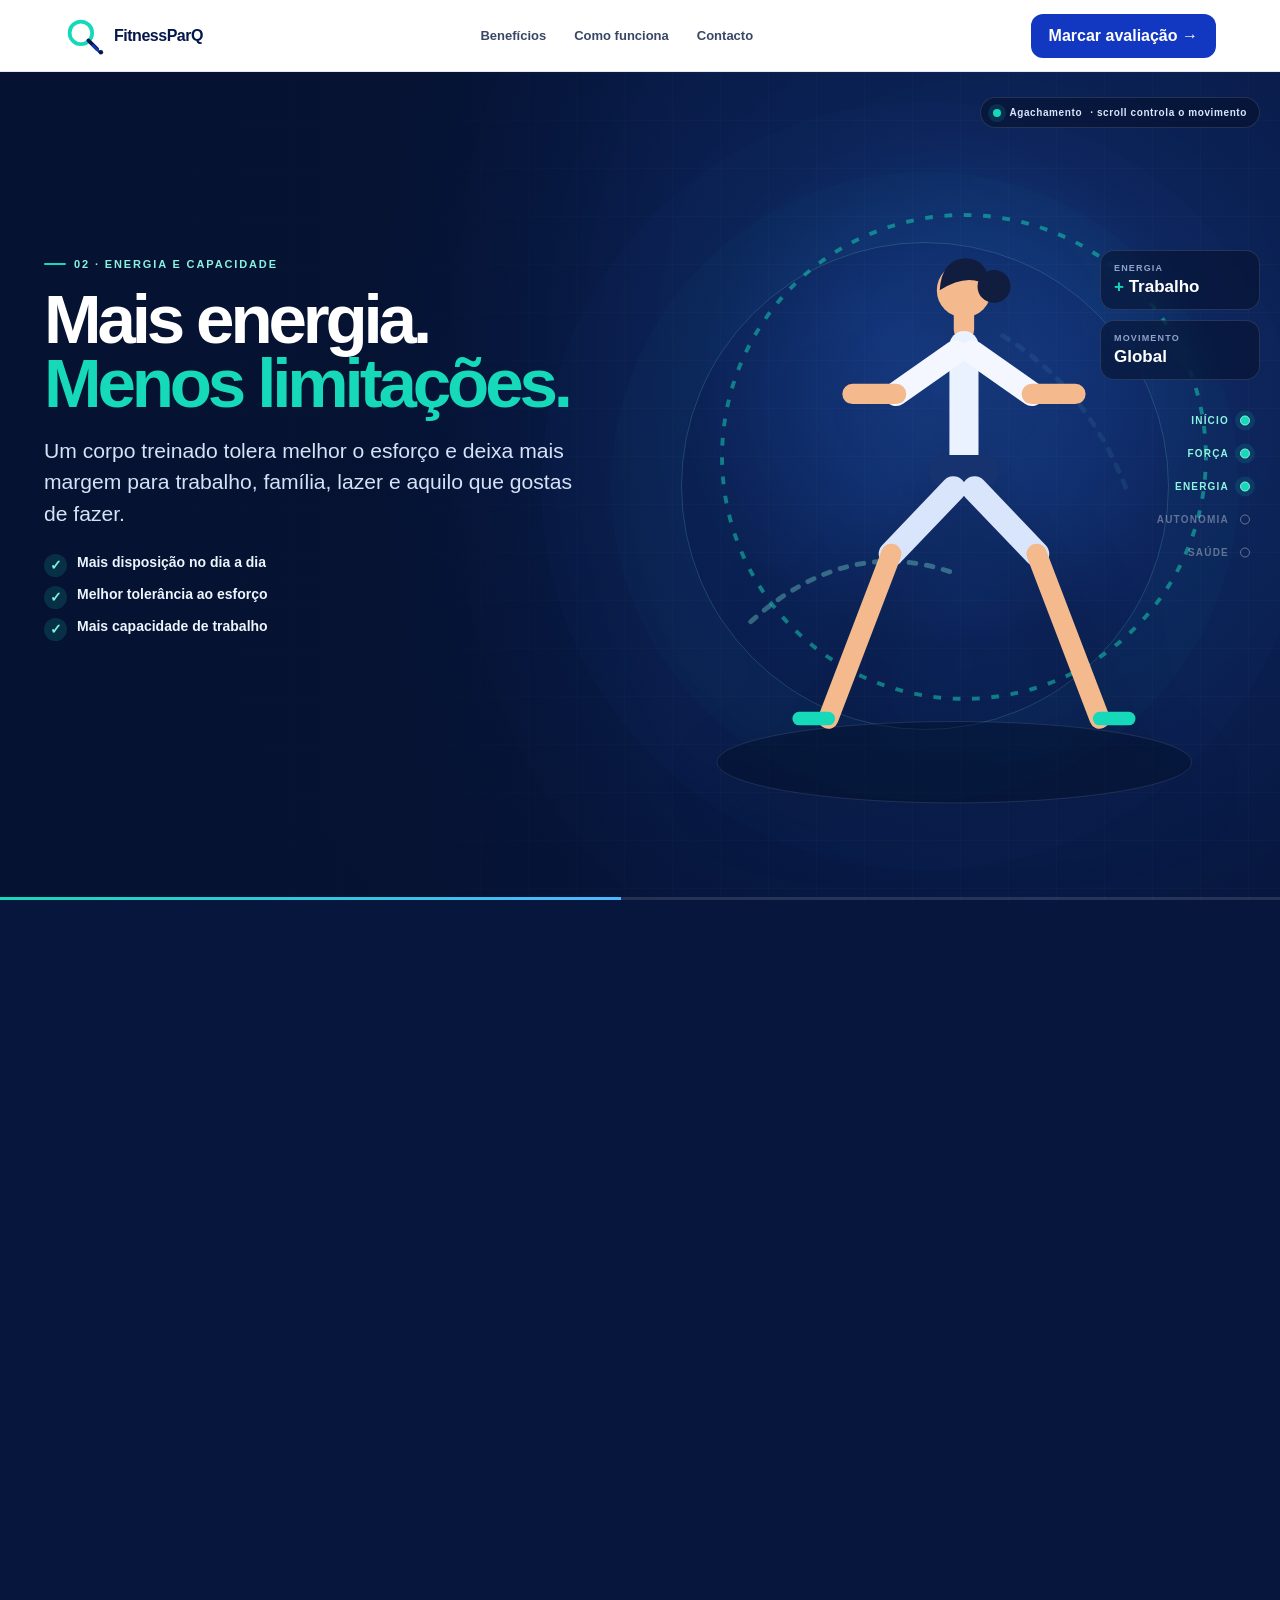
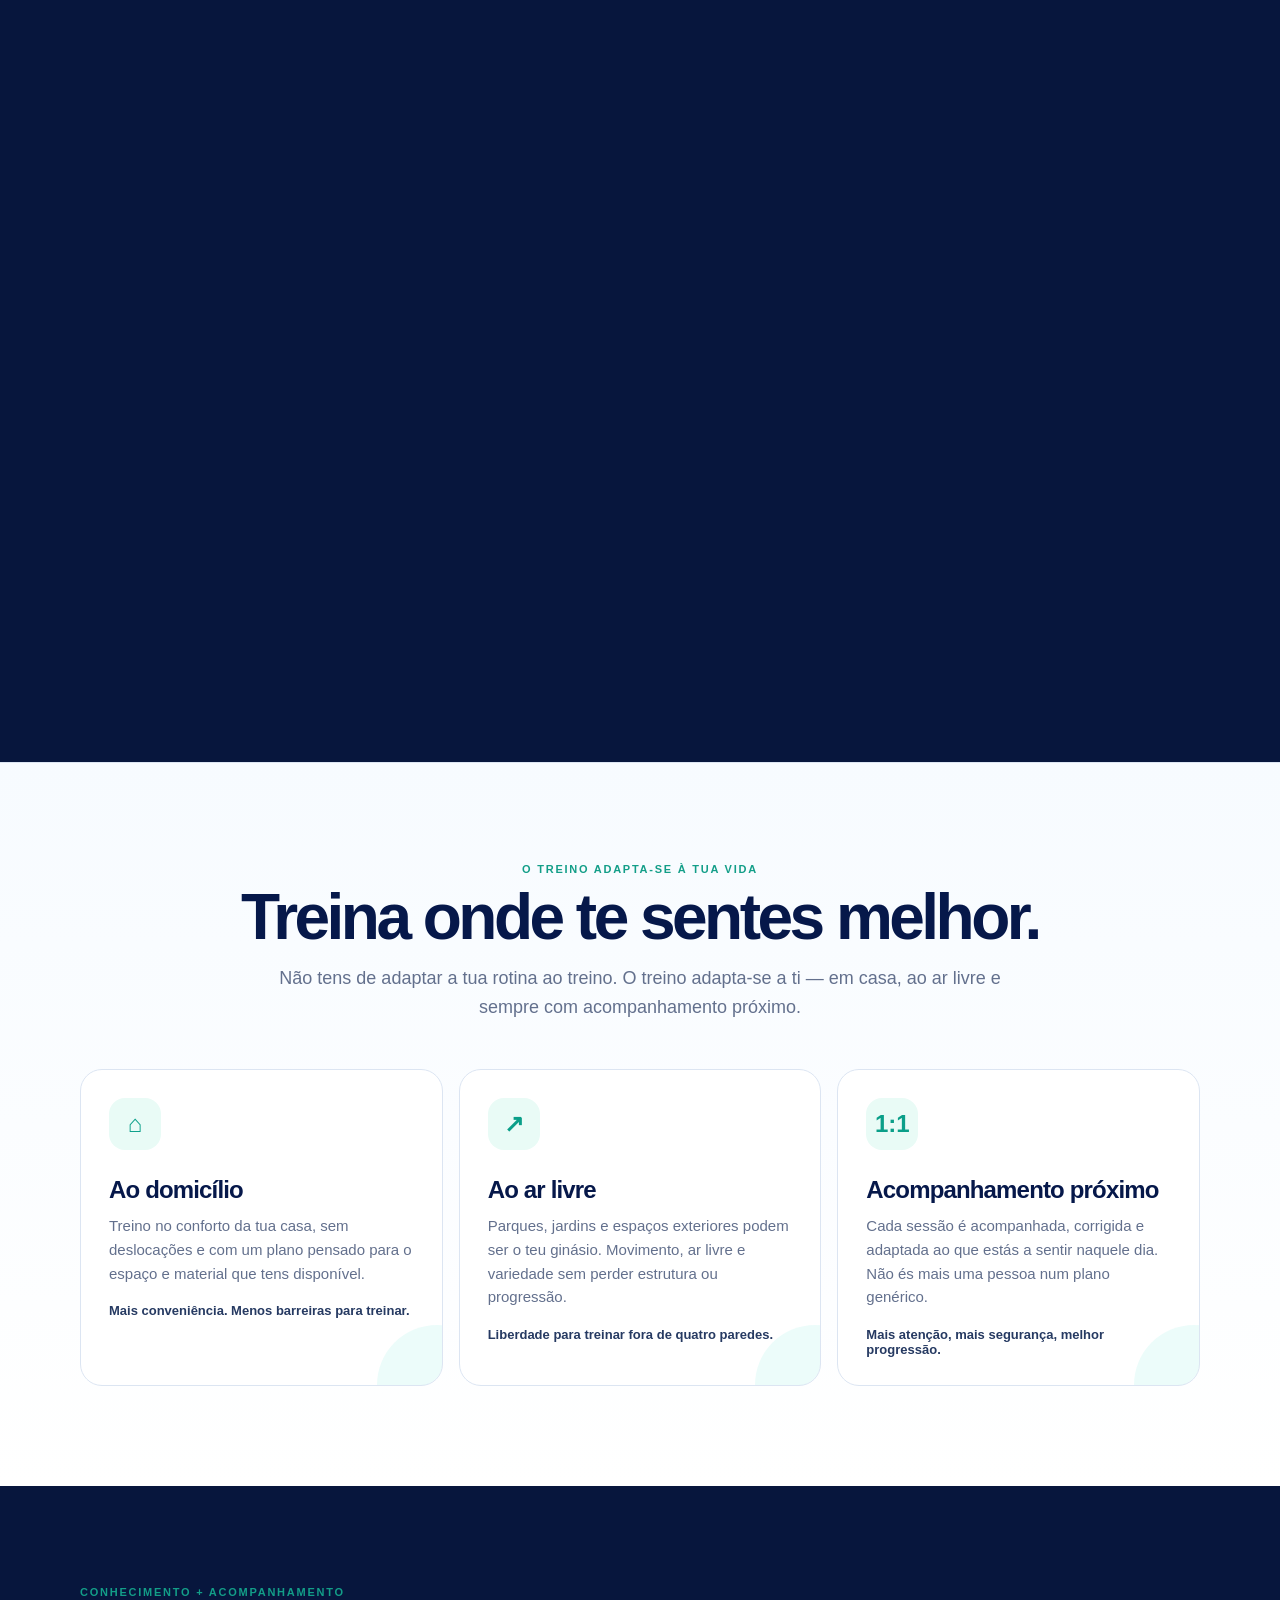
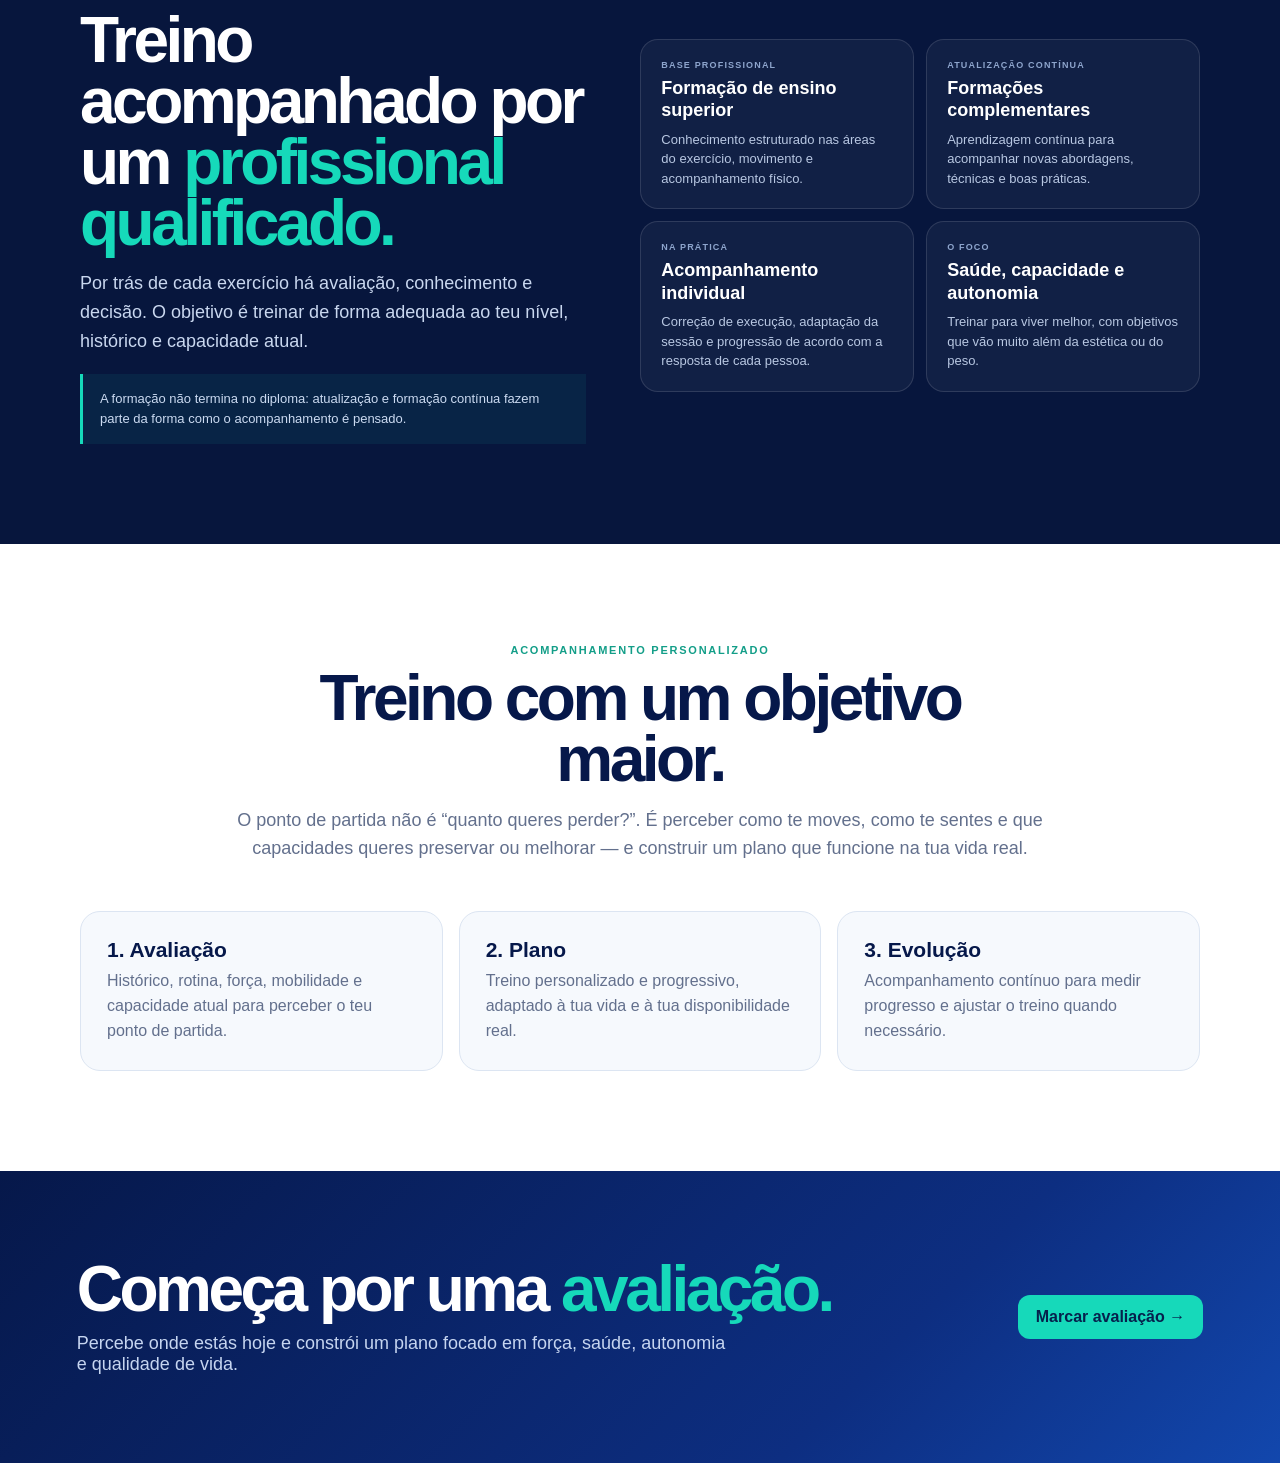
<file: fitnessparq-demo/index.html>
<!doctype html>
<html lang="pt-PT">
<head>
<meta charset="utf-8">
<meta name="viewport" content="width=device-width,initial-scale=1,viewport-fit=cover">
<meta name="robots" content="noindex,nofollow">
<meta name="theme-color" content="#06184a">
<title>FitnessParQ · Saúde, força e longevidade</title>
<style>
:root{
  --navy:#06184a;--blue:#1238c2;--cyan:#16d9ba;--white:#fff;
  --soft:#f6f9fd;--muted:#63708d;--line:#dce5f2;--ink:#0b1637;
  --skin:#f4b98c;--shirt:#eaf1ff;--short:#17336f;--shoe:#16d9ba;
}
*{box-sizing:border-box;margin:0;padding:0}
html{scroll-behavior:smooth}
body{font-family:Inter,-apple-system,BlinkMacSystemFont,"Segoe UI",sans-serif;color:var(--ink);background:#fff;-webkit-font-smoothing:antialiased;overflow-x:hidden}
a{text-decoration:none;color:inherit} button,a{font:inherit}
header{position:sticky;top:0;z-index:50;height:72px;display:flex;align-items:center;justify-content:space-between;padding:0 clamp(18px,5vw,72px);background:rgba(255,255,255,.94);backdrop-filter:blur(14px);border-bottom:1px solid rgba(220,229,242,.85)}
.brand{display:flex;align-items:center;gap:10px;font-weight:900;color:var(--navy);letter-spacing:-.03em}.brand svg{width:40px;height:40px}
nav{display:flex;align-items:center;gap:28px;font-size:13px;font-weight:800;color:#384765}
.nav-cta,.cta{display:inline-flex;align-items:center;justify-content:center;gap:8px;min-height:44px;padding:0 18px;border-radius:12px;background:var(--blue);color:#fff;font-weight:900}

/* scroll simulator */
.sim{position:relative;height:610vh;background:#07163d;color:#fff}
.sim-stick{position:sticky;top:72px;height:calc(100svh - 72px);overflow:hidden;background:
  radial-gradient(circle at 74% 38%,rgba(35,89,188,.78) 0%,rgba(17,48,115,.64) 24%,rgba(7,22,61,.96) 58%,#051231 100%)}
.sim-stick:before{content:"";position:absolute;inset:0;opacity:.14;background-image:linear-gradient(rgba(255,255,255,.14) 1px,transparent 1px),linear-gradient(90deg,rgba(255,255,255,.14) 1px,transparent 1px);background-size:48px 48px}
.sim-stick:after{content:"";position:absolute;inset:0;background:linear-gradient(90deg,rgba(5,18,49,.98) 0%,rgba(5,18,49,.9) 28%,rgba(5,18,49,.25) 53%,rgba(5,18,49,.04) 100%);pointer-events:none}
.copy{position:absolute;left:max(24px,calc((100vw - 1280px)/2 + 44px));top:50%;transform:translateY(-50%);width:min(570px,43vw);height:470px;z-index:10;pointer-events:none}
.step{position:absolute;inset:0 auto auto 0;width:100%;opacity:0;transform:translateY(22px);transition:opacity .26s ease,transform .26s ease}
.step.on{opacity:1;transform:none}
.eyebrow{display:inline-flex;align-items:center;gap:8px;font-size:11px;letter-spacing:.17em;text-transform:uppercase;font-weight:900;color:#8af2df}
.eyebrow:before{content:"";width:22px;height:2px;background:var(--cyan);border-radius:99px}
.step h1,.step h2{color:#fff;line-height:.92;letter-spacing:-.06em;margin:18px 0 20px;font-size:clamp(52px,6.2vw,88px);max-width:650px}
.step h2{font-size:clamp(46px,5.4vw,76px)}.step h1 span,.step h2 span{color:var(--cyan)}
.step p{font-size:clamp(17px,1.65vw,22px);line-height:1.48;color:#d6e2f8;max-width:560px}
.points{display:grid;gap:9px;margin-top:25px}.point{display:flex;gap:10px;align-items:flex-start;color:#edf5ff;font-size:14px;font-weight:750}
.tick{width:23px;height:23px;border-radius:50%;display:grid;place-items:center;flex:0 0 23px;background:rgba(22,217,186,.15);color:#78f2dc;font-weight:900}
.scroll-hint{display:flex;align-items:center;gap:13px;margin-top:35px;font-size:10px;letter-spacing:.2em;text-transform:uppercase;color:#9db1d7;font-weight:800}
.scroll-hint i{width:1px;height:46px;background:linear-gradient(var(--cyan),transparent);position:relative;overflow:hidden}
.scroll-hint i:after{content:"";position:absolute;left:-1px;top:-12px;width:3px;height:12px;background:#fff;animation:drop 1.5s ease-in-out infinite}@keyframes drop{to{top:46px}}

.simulator{position:absolute;z-index:5;right:max(16px,calc((100vw - 1280px)/2 + 10px));top:50%;transform:translateY(-50%);width:min(53vw,690px);height:min(82vh,760px);display:grid;place-items:center}
.sim-orbit{position:absolute;width:72%;aspect-ratio:1;border:1px solid rgba(130,241,220,.18);border-radius:50%;box-shadow:0 0 0 70px rgba(20,217,186,.025),0 0 0 140px rgba(71,125,218,.025)}
.simulator svg{position:relative;width:100%;height:100%;overflow:visible;filter:drop-shadow(0 24px 35px rgba(0,0,0,.24))}
.ground{fill:rgba(4,14,39,.44);stroke:rgba(255,255,255,.1);stroke-width:1}
.body-line{stroke:var(--shirt);stroke-width:30;stroke-linecap:round;stroke-linejoin:round}
.limb{stroke:#f4f7ff;stroke-width:25;stroke-linecap:round}
.lower{stroke:#d9e5fa;stroke-width:26;stroke-linecap:round}
.skin-line{stroke:var(--skin);stroke-width:21;stroke-linecap:round}
.short-line{stroke:var(--short);stroke-width:34;stroke-linecap:round}
.shoe{stroke:var(--shoe);stroke-width:14;stroke-linecap:round}
.joint{fill:#f5f8ff}.skin{fill:var(--skin)}.hair{fill:#101d3f}.accent-ring{fill:none;stroke:rgba(22,217,186,.5);stroke-width:4;stroke-dasharray:8 12}
.motion-line{fill:none;stroke:rgba(133,243,222,.42);stroke-width:5;stroke-linecap:round;stroke-dasharray:7 11}
.person{transition:opacity .18s ease}
.person.off{opacity:0}
.metric-panel{position:absolute;right:4px;top:18%;display:grid;gap:10px;z-index:7;width:160px}
.metric-chip{padding:12px 13px;border:1px solid rgba(255,255,255,.12);border-radius:14px;background:rgba(4,14,39,.52);backdrop-filter:blur(9px);color:#cddbf3}
.metric-chip small{display:block;font-size:9px;text-transform:uppercase;letter-spacing:.13em;color:#90a4ca;font-weight:800}
.metric-chip b{display:block;margin-top:4px;font-size:17px;color:#fff}
.metric-chip b span{color:var(--cyan)}
.mode-pill{position:absolute;right:20px;top:25px;z-index:8;display:inline-flex;align-items:center;gap:8px;padding:9px 12px;border-radius:999px;border:1px solid rgba(255,255,255,.12);background:rgba(4,14,39,.52);backdrop-filter:blur(9px);font-size:10px;letter-spacing:.06em;color:#d9e6fb;font-weight:850}
.mode-pill i{width:8px;height:8px;border-radius:50%;background:var(--cyan);box-shadow:0 0 0 5px rgba(22,217,186,.12)}
.rail{position:absolute;right:30px;top:50%;transform:translateY(-50%);z-index:12;list-style:none;display:grid;gap:22px}
.rail li{display:flex;align-items:center;justify-content:flex-end;gap:11px;color:rgba(255,255,255,.35);font-size:10px;letter-spacing:.12em;text-transform:uppercase;font-weight:800}
.rail li:after{content:"";width:8px;height:8px;border-radius:50%;border:1px solid currentColor;transition:.25s}.rail li.on{color:#8ef5e1}.rail li.on:after{background:var(--cyan);box-shadow:0 0 0 5px rgba(22,217,186,.12)}
.bar{position:absolute;left:0;right:0;bottom:0;height:3px;background:rgba(255,255,255,.12);z-index:12}.bar span{display:block;height:100%;width:0;background:linear-gradient(90deg,var(--cyan),#4fb6ff)}


.experience{padding:100px clamp(20px,6vw,90px);background:linear-gradient(180deg,#f7fbff 0%,#fff 100%);border-top:1px solid var(--line)}
.experience-head{max-width:900px;margin:0 auto 48px;text-align:center}
.experience-head .mini,.trust .mini{color:#139e88;font-size:11px;letter-spacing:.16em;text-transform:uppercase;font-weight:900}
.experience-head h3,.trust h3{font-size:clamp(40px,5vw,68px);letter-spacing:-.055em;line-height:.95;color:var(--navy);margin:12px 0 16px}
.experience-head p,.trust-intro{color:var(--muted);font-size:18px;line-height:1.6;max-width:780px;margin:0 auto}
.experience-grid{display:grid;grid-template-columns:repeat(3,1fr);gap:16px;max-width:1120px;margin:auto}
.exp-card{position:relative;overflow:hidden;border:1px solid var(--line);border-radius:22px;background:#fff;padding:28px;min-height:250px}
.exp-icon{width:52px;height:52px;border-radius:16px;background:#e9fbf6;color:#0a9f89;display:grid;place-items:center;font-size:24px;font-weight:900;margin-bottom:26px}
.exp-card h4{font-size:24px;color:var(--navy);letter-spacing:-.035em;margin-bottom:10px}
.exp-card p{color:var(--muted);line-height:1.58;font-size:15px}
.exp-card strong{display:block;color:#263a62;margin-top:18px;font-size:13px}
.exp-card:after{content:"";position:absolute;width:120px;height:120px;border-radius:50%;right:-55px;bottom:-60px;background:rgba(22,217,186,.08)}

.trust{padding:100px clamp(20px,6vw,90px);background:#07163d;color:#fff}
.trust-wrap{max-width:1120px;margin:auto;display:grid;grid-template-columns:.95fr 1.05fr;gap:54px;align-items:center}
.trust h3{color:#fff}.trust h3 span{color:var(--cyan)}
.trust-intro{color:#c9d7ef;margin:0;max-width:560px}
.trust-badges{display:grid;grid-template-columns:repeat(2,1fr);gap:12px}
.trust-card{border:1px solid rgba(255,255,255,.12);border-radius:18px;padding:20px;background:rgba(255,255,255,.045)}
.trust-card small{display:block;color:#8ea5cd;font-size:9px;letter-spacing:.13em;text-transform:uppercase;font-weight:850;margin-bottom:7px}
.trust-card b{display:block;color:#fff;font-size:18px;line-height:1.25}
.trust-card p{margin-top:8px;color:#b8c7e2;font-size:13px;line-height:1.5}
.trust-note{margin-top:18px;padding:15px 17px;border-left:3px solid var(--cyan);background:rgba(22,217,186,.07);color:#cbdaf1;font-size:13px;line-height:1.55}

.after{padding:100px clamp(20px,6vw,90px);background:#fff}.after-head{max-width:820px;margin:0 auto 48px;text-align:center}.after-head .mini{color:#139e88;font-size:11px;letter-spacing:.16em;text-transform:uppercase;font-weight:900}
.after h3{font-size:clamp(40px,5vw,68px);letter-spacing:-.055em;line-height:.95;color:var(--navy);margin:12px 0 16px}.after-head p{color:var(--muted);font-size:18px;line-height:1.6}
.cards{display:grid;grid-template-columns:repeat(3,1fr);gap:16px;max-width:1120px;margin:auto}.card{border:1px solid var(--line);border-radius:20px;padding:26px;background:var(--soft)}.card b{display:block;color:var(--navy);font-size:21px;margin-bottom:7px}.card p{color:var(--muted);line-height:1.55}
.final{padding:88px clamp(20px,6vw,90px);display:grid;grid-template-columns:1fr auto;align-items:center;gap:32px;background:linear-gradient(135deg,#06184a,#0d2e81 68%,#1247ad);color:#fff}.final h3{color:#fff;margin:0 0 14px;font-size:clamp(40px,5vw,68px);letter-spacing:-.055em;line-height:.95}.final h3 span{color:var(--cyan)}.final p{color:#c6d5f0;font-size:18px;max-width:650px}.final .cta{background:var(--cyan);color:#06214c}

@media(max-width:900px){
  nav{display:none}
  .sim-stick:after{background:linear-gradient(180deg,rgba(5,18,49,.03) 24%,rgba(5,18,49,.16) 48%,rgba(5,18,49,.93) 70%,#051231 100%)}
  .simulator{top:25px;right:0;left:0;transform:none;width:100%;height:53%;padding:0 10px}.sim-orbit{width:52%}.metric-panel{right:12px;top:24%;width:128px}.metric-chip{padding:8px 9px}.metric-chip b{font-size:14px}
  .copy{left:22px;right:22px;top:auto;bottom:26px;transform:none;width:auto;height:320px}.step{top:auto;bottom:0}.step h1,.step h2{font-size:clamp(42px,12vw,58px);margin:12px 0 12px}.step p{font-size:15.5px}.points{margin-top:15px;gap:7px}.point{font-size:12.5px}.scroll-hint{margin-top:17px}
  .rail{right:auto;left:22px;top:17px;transform:none;display:flex;gap:15px}.rail li{font-size:0;gap:0}.mode-pill{right:14px;top:12px}.experience-grid,.trust-badges,.cards{grid-template-columns:1fr}.trust-wrap{grid-template-columns:1fr;gap:34px}.final{grid-template-columns:1fr}
}
@media(max-width:520px){
  header{height:64px;padding:0 14px}.brand{font-size:16px}.brand svg{width:34px;height:34px}.nav-cta{min-height:40px;padding:0 12px;font-size:12px}
  .sim-stick{top:64px;height:calc(100svh - 64px)}.sim{height:580vh}.simulator{height:49%;top:30px}.sim-orbit{width:58%}.metric-panel{top:29%;right:8px;width:112px;gap:7px}.metric-chip{padding:7px 8px}.metric-chip small{font-size:7px}.metric-chip b{font-size:12px}
  .copy{bottom:18px;height:305px}.step h1,.step h2{font-size:42px}.step p{font-size:14.5px}.point:nth-child(3){display:none}.mode-pill{font-size:9px}
}
@media(prefers-reduced-motion:reduce){.step{transition:none}.scroll-hint i:after{animation:none}}
</style>
</head>
<body>
<header>
  <a class="brand" href="#sim" aria-label="FitnessParQ">
    <svg viewBox="0 0 64 64" aria-hidden="true">
      <circle cx="27" cy="27" r="18" fill="none" stroke="#16d9ba" stroke-width="6"/>
      <path d="M39 39L53 53" stroke="#06184a" stroke-width="6" stroke-linecap="round"/>
      <path d="M46 47L56 57" stroke="#1238c2" stroke-width="4" stroke-linecap="round"/>
      <circle cx="59" cy="58" r="3.6" fill="#06184a"/>
    </svg>
    <span>FitnessParQ</span>
  </a>
  <nav><a href="#sim">Benefícios</a><a href="#metodo">Como funciona</a><a href="#contacto">Contacto</a></nav>
  <a class="nav-cta" href="#contacto">Marcar avaliação →</a>
</header>

<section class="sim" id="sim">
  <div class="sim-stick">
    <div class="copy">
      <article class="step on" data-step="0">
        <div class="eyebrow">Saúde · Força · Longevidade</div>
        <h1>Treina para<br><span>viver melhor.</span></h1>
        <p>Não é sobre perseguir apenas um número na balança. É construir força, capacidade e autonomia com treino personalizado, em casa ou ao ar livre, acompanhado de perto.</p>
        <div class="scroll-hint"><i></i>Faz scroll e controla o movimento</div>
      </article>
      <article class="step" data-step="1">
        <div class="eyebrow">01 · Força muscular</div>
        <h2>Mais força para<br><span>a vida real.</span></h2>
        <p>Ganhar força facilita tarefas do dia a dia e ajuda a preservar capacidade física ao longo do tempo.</p>
        <div class="points"><div class="point"><span class="tick">✓</span>Mais capacidade para subir, carregar e levantar</div><div class="point"><span class="tick">✓</span>Mais confiança e controlo nos movimentos</div><div class="point"><span class="tick">✓</span>Maior reserva funcional</div></div>
      </article>
      <article class="step" data-step="2">
        <div class="eyebrow">02 · Energia e capacidade</div>
        <h2>Mais energia.<br><span>Menos limitações.</span></h2>
        <p>Um corpo treinado tolera melhor o esforço e deixa mais margem para trabalho, família, lazer e aquilo que gostas de fazer.</p>
        <div class="points"><div class="point"><span class="tick">✓</span>Mais disposição no dia a dia</div><div class="point"><span class="tick">✓</span>Melhor tolerância ao esforço</div><div class="point"><span class="tick">✓</span>Mais capacidade de trabalho</div></div>
      </article>
      <article class="step" data-step="3">
        <div class="eyebrow">03 · Autonomia e mobilidade</div>
        <h2>Mover melhor.<br><span>Durante mais anos.</span></h2>
        <p>Força, equilíbrio e mobilidade ajudam-te a manter liberdade de movimento e independência à medida que os anos passam.</p>
        <div class="points"><div class="point"><span class="tick">✓</span>Mais amplitude e controlo</div><div class="point"><span class="tick">✓</span>Mais segurança nas tarefas diárias</div><div class="point"><span class="tick">✓</span>Mais autonomia no futuro</div></div>
      </article>
      <article class="step" data-step="4">
        <div class="eyebrow">04 · Saúde a longo prazo</div>
        <h2>Treinar hoje.<br><span>Viver melhor amanhã.</span></h2>
        <p>O exercício regular melhora a capacidade cardiorrespiratória e a função muscular. O objetivo é construir saúde e qualidade de vida, não apenas estética.</p>
        <div class="points"><div class="point"><span class="tick">✓</span>Melhor capacidade cardiovascular</div><div class="point"><span class="tick">✓</span>Mais força e resistência ao longo do tempo</div><div class="point"><span class="tick">✓</span>Treino adaptado à tua realidade</div></div>
      </article>
    </div>

    <div class="simulator">
      <div class="sim-orbit"></div>
      <svg id="simSvg" viewBox="0 0 700 760" role="img" aria-label="Simulador interativo de exercício">
        <ellipse class="ground" cx="380" cy="665" rx="245" ry="42"/>
        <circle id="orbitRing" class="accent-ring" cx="390" cy="350" r="245"/>
        <path id="motionA" class="motion-line" d="M170 520 Q270 430 380 470"/>
        <path id="motionB" class="motion-line" d="M430 225 Q520 280 560 390"/>

        <g id="man" class="person">
          <circle id="mHead" class="skin" cx="390" cy="180" r="30"/>
          <path id="mHair" class="hair" d="M363 174 Q370 142 398 145 Q421 148 421 173 Q403 158 363 174"/>
          <line id="mNeck" class="skin-line" x1="390" y1="207" x2="390" y2="222"/>
          <line id="mTorso" class="body-line" x1="390" y1="225" x2="385" y2="372"/>
          <line id="mHipBar" class="short-line" x1="365" y1="370" x2="405" y2="370"/>
          <line id="mUpperArmL" class="limb" x1="381" y1="245" x2="300" y2="305"/>
          <line id="mForeArmL" class="skin-line" x1="300" y1="305" x2="270" y2="392"/>
          <line id="mUpperArmR" class="limb" x1="399" y1="245" x2="470" y2="305"/>
          <line id="mForeArmR" class="skin-line" x1="470" y1="305" x2="500" y2="392"/>
          <line id="mThighL" class="lower" x1="377" y1="388" x2="325" y2="495"/>
          <line id="mShinL" class="skin-line" x1="325" y1="495" x2="300" y2="620"/>
          <line id="mThighR" class="lower" x1="397" y1="388" x2="450" y2="495"/>
          <line id="mShinR" class="skin-line" x1="450" y1="495" x2="475" y2="620"/>
          <line id="mShoeL" class="shoe" x1="300" y1="620" x2="268" y2="620"/>
          <line id="mShoeR" class="shoe" x1="475" y1="620" x2="507" y2="620"/>
          <circle id="mShoulderL" class="joint" cx="381" cy="245" r="9"/><circle id="mShoulderR" class="joint" cx="399" cy="245" r="9"/>
        </g>

        <g id="woman" class="person off">
          <circle id="wHead" class="skin" cx="390" cy="178" r="28"/>
          <circle id="wPony" class="hair" cx="421" cy="174" r="17"/>
          <path id="wHair" class="hair" d="M365 178 Q367 146 392 145 Q416 146 417 176 Q397 158 365 178"/>
          <line id="wNeck" class="skin-line" x1="390" y1="204" x2="390" y2="219"/>
          <line id="wTorso" class="body-line" x1="390" y1="222" x2="390" y2="366"/>
          <line id="wHipBar" class="short-line" x1="371" y1="365" x2="409" y2="365"/>
          <line id="wUpperArmL" class="limb" x1="381" y1="242" x2="305" y2="300"/>
          <line id="wForeArmL" class="skin-line" x1="305" y1="300" x2="275" y2="388"/>
          <line id="wUpperArmR" class="limb" x1="399" y1="242" x2="468" y2="300"/>
          <line id="wForeArmR" class="skin-line" x1="468" y1="300" x2="500" y2="388"/>
          <line id="wThighL" class="lower" x1="379" y1="383" x2="330" y2="492"/>
          <line id="wShinL" class="skin-line" x1="330" y1="492" x2="305" y2="620"/>
          <line id="wThighR" class="lower" x1="401" y1="383" x2="450" y2="492"/>
          <line id="wShinR" class="skin-line" x1="450" y1="492" x2="475" y2="620"/>
          <line id="wShoeL" class="shoe" x1="305" y1="620" x2="274" y2="620"/>
          <line id="wShoeR" class="shoe" x1="475" y1="620" x2="506" y2="620"/>
        </g>
      </svg>

      <div class="metric-panel">
        <div class="metric-chip"><small id="metricLabel1">Força</small><b id="metric1"><span>+</span> Capacidade</b></div>
        <div class="metric-chip"><small id="metricLabel2">Objetivo</small><b id="metric2">Vida real</b></div>
      </div>
    </div>

    <div class="mode-pill"><i></i><span id="movement">Flexões</span> · scroll controla o movimento</div>
    <ol class="rail"><li class="on">Início</li><li>Força</li><li>Energia</li><li>Autonomia</li><li>Saúde</li></ol>
    <div class="bar"><span id="bar"></span></div>
  </div>
</section>


<section class="experience" id="experiencia">
  <div class="experience-head">
    <div class="mini">O treino adapta-se à tua vida</div>
    <h3>Treina onde te sentes melhor.</h3>
    <p>Não tens de adaptar a tua rotina ao treino. O treino adapta-se a ti — em casa, ao ar livre e sempre com acompanhamento próximo.</p>
  </div>
  <div class="experience-grid">
    <article class="exp-card">
      <div class="exp-icon">⌂</div>
      <h4>Ao domicílio</h4>
      <p>Treino no conforto da tua casa, sem deslocações e com um plano pensado para o espaço e material que tens disponível.</p>
      <strong>Mais conveniência. Menos barreiras para treinar.</strong>
    </article>
    <article class="exp-card">
      <div class="exp-icon">↗</div>
      <h4>Ao ar livre</h4>
      <p>Parques, jardins e espaços exteriores podem ser o teu ginásio. Movimento, ar livre e variedade sem perder estrutura ou progressão.</p>
      <strong>Liberdade para treinar fora de quatro paredes.</strong>
    </article>
    <article class="exp-card">
      <div class="exp-icon">1:1</div>
      <h4>Acompanhamento próximo</h4>
      <p>Cada sessão é acompanhada, corrigida e adaptada ao que estás a sentir naquele dia. Não és mais uma pessoa num plano genérico.</p>
      <strong>Mais atenção, mais segurança, melhor progressão.</strong>
    </article>
  </div>
</section>

<section class="trust">
  <div class="trust-wrap">
    <div>
      <div class="mini">Conhecimento + acompanhamento</div>
      <h3>Treino acompanhado por um <span>profissional qualificado.</span></h3>
      <p class="trust-intro">Por trás de cada exercício há avaliação, conhecimento e decisão. O objetivo é treinar de forma adequada ao teu nível, histórico e capacidade atual.</p>
      <div class="trust-note">A formação não termina no diploma: atualização e formação contínua fazem parte da forma como o acompanhamento é pensado.</div>
    </div>
    <div class="trust-badges">
      <article class="trust-card"><small>Base profissional</small><b>Formação de ensino superior</b><p>Conhecimento estruturado nas áreas do exercício, movimento e acompanhamento físico.</p></article>
      <article class="trust-card"><small>Atualização contínua</small><b>Formações complementares</b><p>Aprendizagem contínua para acompanhar novas abordagens, técnicas e boas práticas.</p></article>
      <article class="trust-card"><small>Na prática</small><b>Acompanhamento individual</b><p>Correção de execução, adaptação da sessão e progressão de acordo com a resposta de cada pessoa.</p></article>
      <article class="trust-card"><small>O foco</small><b>Saúde, capacidade e autonomia</b><p>Treinar para viver melhor, com objetivos que vão muito além da estética ou do peso.</p></article>
    </div>
  </div>
</section>

<section class="after" id="metodo">
  <div class="after-head"><div class="mini">Acompanhamento personalizado</div><h3>Treino com um objetivo maior.</h3><p>O ponto de partida não é “quanto queres perder?”. É perceber como te moves, como te sentes e que capacidades queres preservar ou melhorar — e construir um plano que funcione na tua vida real.</p></div>
  <div class="cards">
    <article class="card"><b>1. Avaliação</b><p>Histórico, rotina, força, mobilidade e capacidade atual para perceber o teu ponto de partida.</p></article>
    <article class="card"><b>2. Plano</b><p>Treino personalizado e progressivo, adaptado à tua vida e à tua disponibilidade real.</p></article>
    <article class="card"><b>3. Evolução</b><p>Acompanhamento contínuo para medir progresso e ajustar o treino quando necessário.</p></article>
  </div>
</section>

<section class="final" id="contacto">
  <div><h3>Começa por uma <span>avaliação.</span></h3><p>Percebe onde estás hoje e constrói um plano focado em força, saúde, autonomia e qualidade de vida.</p></div>
  <a class="cta" href="mailto:fitnessparq@example.com?subject=Quero%20marcar%20uma%20avaliação">Marcar avaliação →</a>
</section>

<script>
(()=>{
  const sec=document.querySelector('.sim');
  const steps=[...document.querySelectorAll('.step')];
  const rail=[...document.querySelectorAll('.rail li')];
  const bar=document.getElementById('bar');
  const movement=document.getElementById('movement');
  const man=document.getElementById('man'),woman=document.getElementById('woman');
  const orbit=document.getElementById('orbitRing');
  const motionA=document.getElementById('motionA'),motionB=document.getElementById('motionB');
  const metric1=document.getElementById('metric1'),metric2=document.getElementById('metric2');
  const metricLabel1=document.getElementById('metricLabel1'),metricLabel2=document.getElementById('metricLabel2');
  const reduce=matchMedia('(prefers-reduced-motion: reduce)').matches;
  const clamp=(v,a=0,b=1)=>Math.max(a,Math.min(b,v));
  const lerp=(a,b,t)=>a+(b-a)*t;
  const pt=(a,b,t)=>[lerp(a[0],b[0],t),lerp(a[1],b[1],t)];
  const wave=t=>(1-Math.cos(t*Math.PI*2))/2;
  const swing=t=>Math.sin(t*Math.PI*2);
  const setLine=(id,a,b)=>{const e=document.getElementById(id);e.setAttribute('x1',a[0]);e.setAttribute('y1',a[1]);e.setAttribute('x2',b[0]);e.setAttribute('y2',b[1])};
  const setCircle=(id,p)=>{const e=document.getElementById(id);e.setAttribute('cx',p[0]);e.setAttribute('cy',p[1])};
  let p=0,lastStep=-1;

  function progress(){
    const r=sec.getBoundingClientRect();
    return clamp(-r.top/Math.max(1,sec.offsetHeight-innerHeight));
  }

  function drawMale(mode,t){
    let head=[390,180],neckTop=[390,207],neckBottom=[390,222],shoulder=[390,238],hip=[390,372];
    let shL=[381,245],elL=[300,305],haL=[270,392],shR=[399,245],elR=[470,305],haR=[500,392];
    let hipL=[377,388],knL=[325,495],foL=[300,620],hipR=[397,388],knR=[450,495],foR=[475,620];
    if(mode==='pushup'){
      const d=wave(t), y=lerp(0,60,d);
      head=[505,360+y];neckTop=[474,370+y];neckBottom=[455,375+y];shoulder=[438,382+y];hip=[300,420+y*.32];
      shL=[424,390+y];elL=[390,460];haL=[360,535];shR=[442,396+y];elR=[420,466];haR=[400,540];
      hipL=[305,420+y*.32];knL=[210,430];foL=[118,438];hipR=[300,430+y*.32];knR=[205,448];foR=[112,460];
      setCircle('mHead',head);document.getElementById('mHair').setAttribute('transform',`translate(${head[0]-390} ${head[1]-180}) rotate(12 390 180)`);
    }else if(mode==='run'){
      const s=swing(t),c=Math.cos(t*Math.PI*2);
      head=[390,152+Math.abs(s)*4];neckTop=[390,180];neckBottom=[390,196];shoulder=[390,215];hip=[390,355];
      shL=[382,230];elL=[342+42*s,290+16*c];haL=[310+62*s,340+20*c];
      shR=[398,230];elR=[438-42*s,290-16*c];haR=[470-62*s,340-20*c];
      hipL=[380,370];knL=[335+64*s,470-22*c];foL=[300+95*s,595+18*c];
      hipR=[400,370];knR=[445-64*s,470+22*c];foR=[480-95*s,595-18*c];
      setCircle('mHead',head);document.getElementById('mHair').setAttribute('transform',`translate(0 ${head[1]-180})`);
    }else{
      setCircle('mHead',head);document.getElementById('mHair').setAttribute('transform','');
    }
    setLine('mNeck',neckTop,neckBottom);setLine('mTorso',shoulder,hip);setLine('mHipBar',[hip[0]-20,hip[1]],[hip[0]+20,hip[1]]);
    setLine('mUpperArmL',shL,elL);setLine('mForeArmL',elL,haL);setLine('mUpperArmR',shR,elR);setLine('mForeArmR',elR,haR);
    setLine('mThighL',hipL,knL);setLine('mShinL',knL,foL);setLine('mThighR',hipR,knR);setLine('mShinR',knR,foR);
    setLine('mShoeL',foL,[foL[0]-30,foL[1]]);setLine('mShoeR',foR,[foR[0]+30,foR[1]]);
    setCircle('mShoulderL',shL);setCircle('mShoulderR',shR);
  }

  function drawFemale(mode,t){
    let head=[390,178],neckTop=[390,204],neckBottom=[390,219],shoulder=[390,235],hip=[390,365];
    let shL=[381,242],elL=[305,300],haL=[275,388],shR=[399,242],elR=[468,300],haR=[500,388];
    let hipL=[379,383],knL=[330,492],foL=[305,620],hipR=[401,383],knR=[450,492],foR=[475,620];
    if(mode==='squat'){
      const d=wave(t),drop=122*d;
      head=[390,178+drop*.55];neckTop=[390,204+drop*.58];neckBottom=[390,219+drop*.6];shoulder=[390,235+drop*.64];hip=[390,365+drop];
      shL=[381,242+drop*.64];elL=[320,285+drop*.52];haL=[275,285+drop*.48];
      shR=[399,242+drop*.64];elR=[460,285+drop*.52];haR=[505,285+drop*.48];
      hipL=[379,383+drop];knL=[315,450+drop*.4];foL=[250,620];hipR=[401,383+drop];knR=[465,450+drop*.4];foR=[530,620];
    }else if(mode==='mobility'){
      const s=swing(t),bend=70*s;
      head=[390+bend*.9,178];neckTop=[390+bend*.75,204];neckBottom=[390+bend*.65,219];shoulder=[390+bend*.55,235];hip=[390,365];
      shL=[381+bend*.5,242];elL=[320+bend*.55,305];haL=[270+bend*.45,400];
      shR=[399+bend*.6,242];elR=[455+bend*.78,270];haR=[500+bend,195];
      hipL=[379,383];knL=[335,495];foL=[310,620];hipR=[401,383];knR=[445,495];foR=[470,620];
    }
    setCircle('wHead',head);setCircle('wPony',[head[0]+31,head[1]-4]);
    document.getElementById('wHair').setAttribute('transform',`translate(${head[0]-390} ${head[1]-178})`);
    setLine('wNeck',neckTop,neckBottom);setLine('wTorso',shoulder,hip);setLine('wHipBar',[hip[0]-19,hip[1]],[hip[0]+19,hip[1]]);
    setLine('wUpperArmL',shL,elL);setLine('wForeArmL',elL,haL);setLine('wUpperArmR',shR,elR);setLine('wForeArmR',elR,haR);
    setLine('wThighL',hipL,knL);setLine('wShinL',knL,foL);setLine('wThighR',hipR,knR);setLine('wShinR',knR,foR);
    setLine('wShoeL',foL,[foL[0]-30,foL[1]]);setLine('wShoeR',foR,[foR[0]+30,foR[1]]);
  }

  const states=[
    {person:'man',mode:'pushup',name:'Flexões',m1:'Força',v1:'<span>+</span> Capacidade',m2:'Objetivo',v2:'Vida real'},
    {person:'man',mode:'pushup',name:'Flexões',m1:'Força relativa',v1:'<span>↑</span> Reserva',m2:'Impacto',v2:'Dia a dia'},
    {person:'woman',mode:'squat',name:'Agachamento',m1:'Energia',v1:'<span>+</span> Trabalho',m2:'Movimento',v2:'Global'},
    {person:'woman',mode:'mobility',name:'Mobilidade',m1:'Amplitude',v1:'<span>+</span> Controlo',m2:'Autonomia',v2:'Futuro'},
    {person:'man',mode:'run',name:'Corrida',m1:'Cardio',v1:'<span>+</span> Capacidade',m2:'Objetivo',v2:'Longevidade'}
  ];

  function applyState(idx,local){
    const s=states[idx];
    man.classList.toggle('off',s.person!=='man');woman.classList.toggle('off',s.person!=='woman');
    const cycle=reduce?.35:local*2.35;
    if(s.person==='man')drawMale(s.mode,cycle);else drawFemale(s.mode,cycle);
    movement.textContent=s.name;
    metricLabel1.textContent=s.m1;metric1.innerHTML=s.v1;metricLabel2.textContent=s.m2;metric2.textContent=s.v2;
    orbit.setAttribute('stroke-dashoffset',String(-local*130));
    orbit.setAttribute('r',String(235+Math.sin(local*Math.PI)*15));
    motionA.style.opacity=s.mode==='pushup'||s.mode==='squat'?'.8':'.18';
    motionB.style.opacity=s.mode==='run'||s.mode==='mobility'?'.8':'.18';
  }

  function render(){
    const target=progress();
    p+=(target-p)*.16;
    const raw=p*steps.length;
    const idx=Math.min(steps.length-1,Math.floor(raw));
    const local=idx===steps.length-1?clamp(raw-(steps.length-1)):clamp(raw-idx);
    if(idx!==lastStep){
      lastStep=idx;
      steps.forEach((e,i)=>e.classList.toggle('on',i===idx));
      rail.forEach((e,i)=>e.classList.toggle('on',i<=idx));
    }
    applyState(idx,local);
    bar.style.width=(p*100)+'%';
    requestAnimationFrame(render);
  }

  applyState(0,0);
  requestAnimationFrame(render);
})();
</script>
</body>
</html>
</file>
